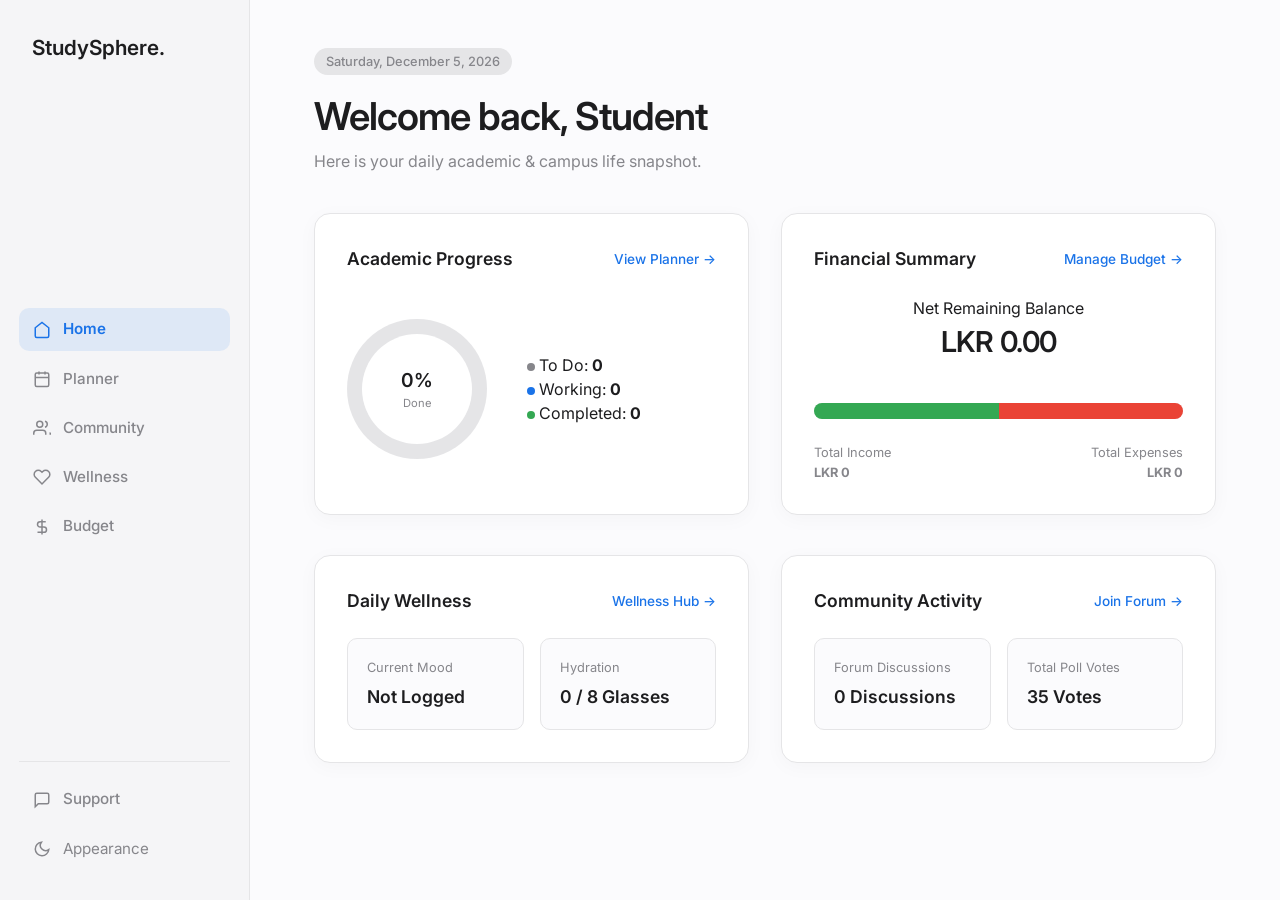
<file: index.html>
<!DOCTYPE html>
<html lang="en">
<head>
    <meta charset="UTF-8">
    <meta name="viewport" content="width=device-width, initial-scale=1.0">
    <title>Home | StudySphere</title>
    <link rel="stylesheet" href="styles.css">
</head>
<body>
    <div class="app-container">
        <!-- Sidebar Navigation -->
        <aside class="sidebar">
            <div class="sidebar-top"><a href="index.html" class="sidebar-brand">StudySphere.</a></div>
            <nav class="sidebar-nav">
                <a href="index.html" class="nav-item active"><svg class="nav-icon" viewBox="0 0 24 24" fill="none" stroke="currentColor" stroke-width="2"><path d="m3 9 9-7 9 7v11a2 2 0 0 1-2 2H5a2 2 0 0 1-2-2z"></path></svg><span>Home</span></a>
                <a href="planner.html" class="nav-item"><svg class="nav-icon" viewBox="0 0 24 24" fill="none" stroke="currentColor" stroke-width="2"><rect width="18" height="18" x="3" y="4" rx="2" ry="2"></rect><line x1="16" x2="16" y1="2" y2="6"></line><line x1="8" x2="8" y1="2" y2="6"></line><line x1="3" x2="21" y1="10" y2="10"></line></svg><span>Planner</span></a>
                <a href="community.html" class="nav-item"><svg class="nav-icon" viewBox="0 0 24 24" fill="none" stroke="currentColor" stroke-width="2"><path d="M17 21v-2a4 4 0 0 0-4-4H5a4 4 0 0 0-4 4v2"></path><circle cx="9" cy="7" r="4"></circle><path d="M23 21v-2a4 4 0 0 1 0 7.75"></path><path d="M16 3.13a4 4 0 0 1 0 7.75"></path></svg><span>Community</span></a>
                <a href="wellness.html" class="nav-item"><svg class="nav-icon" viewBox="0 0 24 24" fill="none" stroke="currentColor" stroke-width="2"><path d="M20.84 4.61a5.5 5.5 0 0 0-7.78 0L12 5.67l-1.06-1.06a5.5 5.5 0 0 0-7.78 7.78l1.06 1.06L12 21.23l7.78-7.78 1.06-1.06a5.5 5.5 0 0 0 0-7.78z"></path></svg><span>Wellness</span></a>
                <a href="budget.html" class="nav-item"><svg class="nav-icon" viewBox="0 0 24 24" fill="none" stroke="currentColor" stroke-width="2"><line x1="12" x2="12" y1="2" y2="22"></line><path d="M17 5H9.5a3.5 3.5 0 0 0 0 7h5a3.5 3.5 0 0 1 0 7H6"></path></svg><span>Budget</span></a>
            </nav>
            <div class="sidebar-footer">
                <a href="contact.html" class="nav-item"><svg class="nav-icon" viewBox="0 0 24 24" fill="none" stroke="currentColor" stroke-width="2"><path d="M21 15a2 2 0 0 1-2 2H7l-4 4V5a2 2 0 0 1 2-2h14a2 2 0 0 1 2 2z"></path></svg><span>Support</span></a>
                <button id="theme-toggle" class="theme-toggle-btn">
                    <svg class="icon-moon" viewBox="0 0 24 24" fill="none" stroke="currentColor" stroke-width="2"><path d="M21 12.79A9 9 0 1 1 11.21 3 7 7 0 0 0 21 12.79z"></path></svg>
                    <svg class="icon-sun" viewBox="0 0 24 24" fill="none" stroke="currentColor" stroke-width="2"><circle cx="12" cy="12" r="5"></circle><line x1="12" y1="1" x2="12" y2="3"></line><line x1="12" y1="21" x2="12" y2="23"></line><line x1="4.22" y1="4.22" x2="5.64" y2="5.64"></line></svg>
                    <span class="theme-label">Appearance</span>
                </button>
            </div>
        </aside>

        <!-- Main Content -->
        <main class="main-content">
            <header class="dashboard-header">
                <div>
                    <span class="status-badge" id="live-date">Today</span>
                    <h1 class="welcome-title">Welcome back, Student</h1>
                    <p class="welcome-subtitle">Here is your daily academic & campus life snapshot.</p>
                </div>
            </header>

            <!-- Grid Row 1: Academic & Finance Overview -->
            <section class="dashboard-grid">
                <!-- Academic Task Progress -->
                <div class="dash-card">
                    <div class="card-header">
                        <h3>Academic Progress</h3>
                        <a href="planner.html" class="card-link">View Planner &rarr;</a>
                    </div>
                    <div class="progress-summary-content">
                        <div class="circle-chart-preview" id="home-chart-bg">
                            <div class="circle-inner">
                                <span class="chart-percent" id="completion-rate">0%</span>
                                <span class="chart-sub">Done</span>
                            </div>
                        </div>
                        <div class="stats-list">
                            <div class="stat-item"><span class="dot dot-todo"></span> To Do: <strong id="todo-count">0</strong></div>
                            <div class="stat-item"><span class="dot dot-progress"></span> Working: <strong id="progress-count">0</strong></div>
                            <div class="stat-item"><span class="dot dot-done"></span> Completed: <strong id="done-count">0</strong></div>
                        </div>
                    </div>
                </div>

                <!-- Financial Balance Overview -->
                <div class="dash-card">
                    <div class="card-header">
                        <h3>Financial Summary</h3>
                        <a href="budget.html" class="card-link">Manage Budget &rarr;</a>
                    </div>
                    <div class="financial-summary-content">
                        <div class="balance-display" style="text-align: center;">
                            <span class="balance-label">Net Remaining Balance</span>
                            <h2 class="balance-amount" id="home-net-balance">LKR 0.00</h2>
                        </div>
                        <div class="tug-bar-container large-tug-bar">
                            <div class="tug-bar-income" id="bar-income" style="width: 50%;"></div>
                            <div class="tug-bar-expense" id="bar-expense" style="width: 50%;"></div>
                        </div>
                        <div class="bar-legend">
                            <span class="legend-income">Total Income<br><strong id="home-income-val">LKR 0</strong></span>
                            <span class="legend-expense" style="text-align: right;">Total Expenses<br><strong id="home-expense-val">LKR 0</strong></span>
                        </div>
                    </div>
                </div>
            </section>

            <!-- Grid Row 2: Wellness & Community Hub Integration -->
            <section class="dashboard-grid">
                <!-- Wellness Snapshot Widget -->
                <div class="dash-card">
                    <div class="card-header">
                        <h3>Daily Wellness</h3>
                        <a href="wellness.html" class="card-link">Wellness Hub &rarr;</a>
                    </div>
                    <div class="home-widget-row">
                        <div class="home-widget-box">
                            <span class="widget-title">Current Mood</span>
                            <strong id="home-mood-val" class="widget-value">Not Logged</strong>
                        </div>
                        <div class="home-widget-box">
                            <span class="widget-title">Hydration</span>
                            <strong id="home-water-val" class="widget-value">0 / 8 Glasses</strong>
                        </div>
                    </div>
                </div>

                <!-- Campus Community Snapshot Widget -->
                <div class="dash-card">
                    <div class="card-header">
                        <h3>Community Activity</h3>
                        <a href="community.html" class="card-link">Join Forum &rarr;</a>
                    </div>
                    <div class="home-widget-row">
                        <div class="home-widget-box">
                            <span class="widget-title">Forum Discussions</span>
                            <strong id="home-forum-count" class="widget-value">0 Discussions</strong>
                        </div>
                        <div class="home-widget-box">
                            <span class="widget-title">Total Poll Votes</span>
                            <strong id="home-poll-count" class="widget-value">0 Votes</strong>
                        </div>
                    </div>
                </div>
            </section>
        </main>
    </div>
    <script src="main.js"></script>
</body>
</html>
</file>
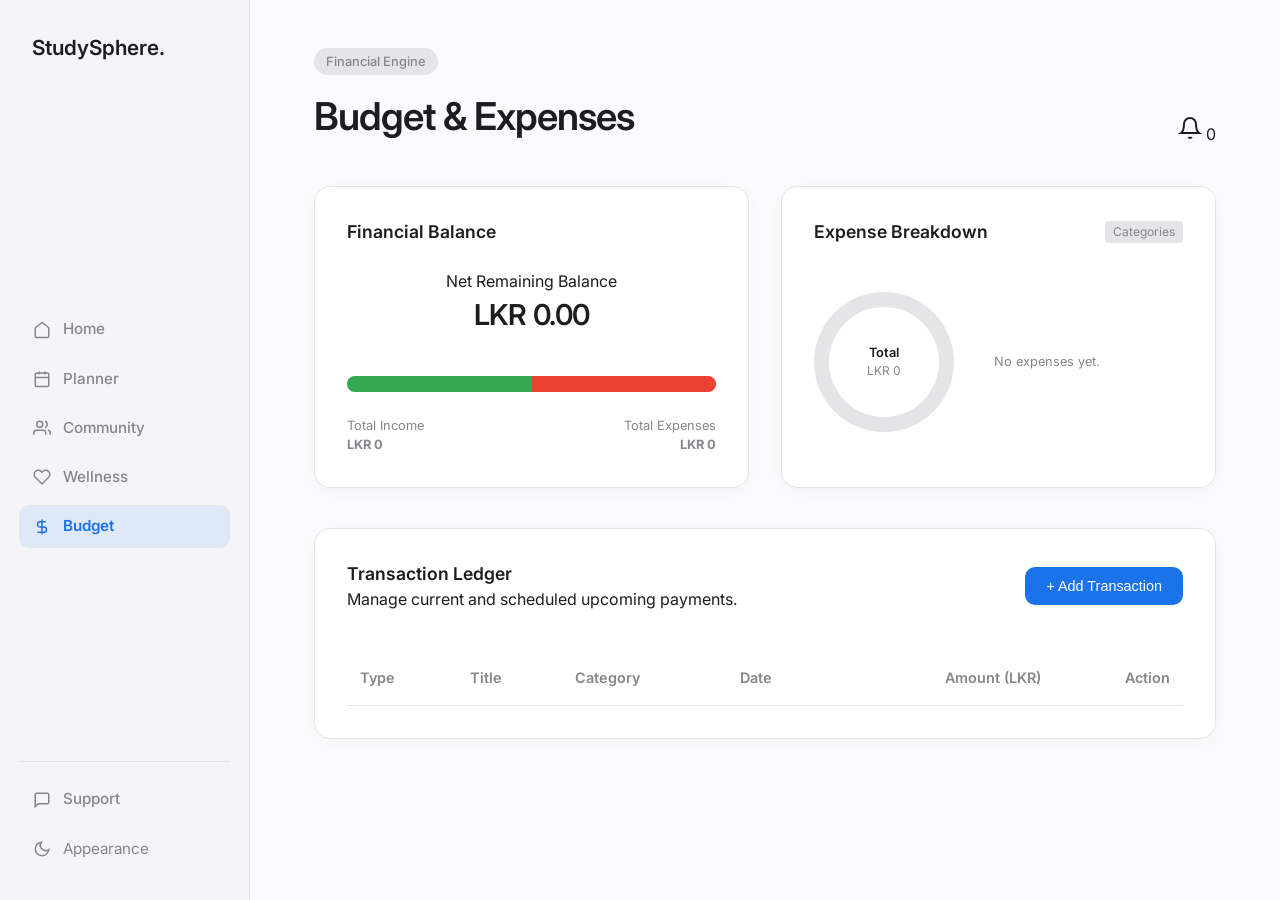
<file: budget.html>
<!DOCTYPE html>
<html lang="en">
<head>
    <meta charset="UTF-8">
    <meta name="viewport" content="width=device-width, initial-scale=1.0">
    <title>Budget Planner | StudySphere</title>
    <link rel="stylesheet" href="styles.css">
</head>
<body>
    <div class="app-container">
        <!-- Sidebar Navigation -->
        <aside class="sidebar">
            <div class="sidebar-top"><a href="index.html" class="sidebar-brand">StudySphere.</a></div>
            <nav class="sidebar-nav">
                <a href="index.html" class="nav-item"><svg class="nav-icon" viewBox="0 0 24 24" fill="none" stroke="currentColor" stroke-width="2"><path d="m3 9 9-7 9 7v11a2 2 0 0 1-2 2H5a2 2 0 0 1-2-2z"></path></svg><span>Home</span></a>
                <a href="planner.html" class="nav-item"><svg class="nav-icon" viewBox="0 0 24 24" fill="none" stroke="currentColor" stroke-width="2"><rect width="18" height="18" x="3" y="4" rx="2" ry="2"></rect><line x1="16" x2="16" y1="2" y2="6"></line><line x1="8" x2="8" y1="2" y2="6"></line><line x1="3" x2="21" y1="10" y2="10"></line></svg><span>Planner</span></a>
                <a href="community.html" class="nav-item"><svg class="nav-icon" viewBox="0 0 24 24" fill="none" stroke="currentColor" stroke-width="2"><path d="M17 21v-2a4 4 0 0 0-4-4H5a4 4 0 0 0-4 4v2"></path><circle cx="9" cy="7" r="4"></circle><path d="M23 21v-2a4 4 0 0 0-3-3.87"></path><path d="M16 3.13a4 4 0 0 1 0 7.75"></path></svg><span>Community</span></a>
                <a href="wellness.html" class="nav-item"><svg class="nav-icon" viewBox="0 0 24 24" fill="none" stroke="currentColor" stroke-width="2"><path d="M20.84 4.61a5.5 5.5 0 0 0-7.78 0L12 5.67l-1.06-1.06a5.5 5.5 0 0 0-7.78 7.78l1.06 1.06L12 21.23l7.78-7.78 1.06-1.06a5.5 5.5 0 0 0 0-7.78z"></path></svg><span>Wellness</span></a>
                <a href="budget.html" class="nav-item active"><svg class="nav-icon" viewBox="0 0 24 24" fill="none" stroke="currentColor" stroke-width="2"><line x1="12" x2="12" y1="2" y2="22"></line><path d="M17 5H9.5a3.5 3.5 0 0 0 0 7h5a3.5 3.5 0 0 1 0 7H6"></path></svg><span>Budget</span></a>
            </nav>
            <div class="sidebar-footer">
                <a href="contact.html" class="nav-item"><svg class="nav-icon" viewBox="0 0 24 24" fill="none" stroke="currentColor" stroke-width="2"><path d="M21 15a2 2 0 0 1-2 2H7l-4 4V5a2 2 0 0 1 2-2h14a2 2 0 0 1 2 2z"></path></svg><span>Support</span></a>
                <button id="theme-toggle" class="theme-toggle-btn">
                    <svg class="icon-moon" viewBox="0 0 24 24" fill="none" stroke="currentColor" stroke-width="2"><path d="M21 12.79A9 9 0 1 1 11.21 3 7 7 0 0 0 21 12.79z"></path></svg>
                    <svg class="icon-sun" viewBox="0 0 24 24" fill="none" stroke="currentColor" stroke-width="2"><circle cx="12" cy="12" r="5"></circle><line x1="12" y1="1" x2="12" y2="3"></line><line x1="12" y1="21" x2="12" y2="23"></line><line x1="4.22" y1="4.22" x2="5.64" y2="5.64"></line></svg>
                    <span class="theme-label">Appearance</span>
                </button>
            </div>
        </aside>

        <main class="main-content">
            <header class="dashboard-header">
                <div>
                    <span class="status-badge">Financial Engine</span>
                    <h1 class="welcome-title">Budget & Expenses</h1>
                </div>
                <div class="header-actions" style="display: flex; gap: 1rem; align-items: center;">
                    <div class="bell-icon-container">
                        <svg width="24" height="24" viewBox="0 0 24 24" fill="none" stroke="currentColor" stroke-width="2"><path d="M18 8A6 6 0 0 0 6 8c0 7-3 9-3 9h18s-3-2-3-9"></path><path d="M13.73 21a2 2 0 0 1-3.46 0"></path></svg>
                        <span class="bell-badge" id="notification-badge">0</span>
                    </div>
                </div>
            </header>

            <section class="dashboard-grid planner-top-grid">
                <div class="dash-card">
                    <div class="card-header"><h3>Financial Balance</h3></div>
                    <div class="financial-summary-content">
                        <div class="balance-display" style="text-align: center;">
                            <span class="balance-label">Net Remaining Balance</span>
                            <h2 class="balance-amount" id="net-balance-display">LKR 0.00</h2>
                        </div>
                        <div class="tug-bar-container large-tug-bar">
                            <div class="tug-bar-income" id="budget-bar-income" style="width: 50%;"></div>
                            <div class="tug-bar-expense" id="budget-bar-expense" style="width: 50%;"></div>
                        </div>
                        <div class="bar-legend">
                            <span class="legend-income">Total Income<br><strong id="income-display">LKR 0</strong></span>
                            <span class="legend-expense" style="text-align: right;">Total Expenses<br><strong id="expense-display">LKR 0</strong></span>
                        </div>
                    </div>
                </div>

                <div class="dash-card">
                    <div class="card-header">
                        <h3>Expense Breakdown</h3>
                        <span class="badge-sm">Categories</span>
                    </div>
                    <div class="progress-summary-content budget-breakdown-row">
                        <div class="donut-chart-preview large-donut" id="donut-chart-bg">
                            <div class="circle-inner large-donut-inner">
                                <span class="chart-percent" style="font-size: 0.8rem;">Total</span>
                                <span class="chart-sub" id="donut-total" style="font-size:0.75rem;">0</span>
                            </div>
                        </div>
                        <div class="stats-list category-list-wide" id="category-list"></div>
                    </div>
                </div>
            </section>

            <!-- Bottom Ledger -->
            <section class="dash-card task-manager-card">
                <div class="card-header">
                    <div>
                        <h3>Transaction Ledger</h3>
                        <p class="card-desc" style="margin-bottom:0;">Manage current and scheduled upcoming payments.</p>
                    </div>
                    <button id="toggle-budget-form-btn" class="btn btn-primary">+ Add Transaction</button>
                </div>

                <form id="budget-form" class="inline-task-form">
                    <div class="form-grid">
                        <select id="trans-type" required>
                            <option value="Expense" selected>Expense</option>
                            <option value="Income">Income</option>
                        </select>
                        <select id="trans-category" required>
                            <option value="Food">Food & Dining</option>
                            <option value="Travel">Transport & Travel</option>
                            <option value="Education">Education</option>
                            <option value="Accommodation">Accommodation</option>
                            <option value="Other">Other / Income</option>
                        </select>
                        <input type="text" id="trans-title" placeholder="Title (e.g. Bus ticket)" required autocomplete="off">
                        <input type="number" id="trans-amount" placeholder="Amount (LKR)" required min="0">
                        <input type="date" id="trans-date" required>
                    </div>
                    <!-- Separated Action Row -->
                    <div class="form-actions-row">
                        <button type="button" id="cancel-budget-form-btn" class="btn btn-secondary">Cancel</button>
                        <button type="submit" class="btn btn-primary">Save Transaction</button>
                    </div>
                </form>

                <div class="table-responsive">
                    <table class="minimal-table">
                        <thead>
                            <tr>
                                <th>Type</th>
                                <th>Title</th>
                                <th>Category</th>
                                <th>Date</th>
                                <th style="text-align: right;">Amount (LKR)</th>
                                <th style="text-align: right;">Action</th>
                            </tr>
                        </thead>
                        <tbody id="budget-list-body"></tbody>
                    </table>
                </div>
            </section>
        </main>
    </div>
    <script src="main.js"></script>
</body>
</html>
</file>
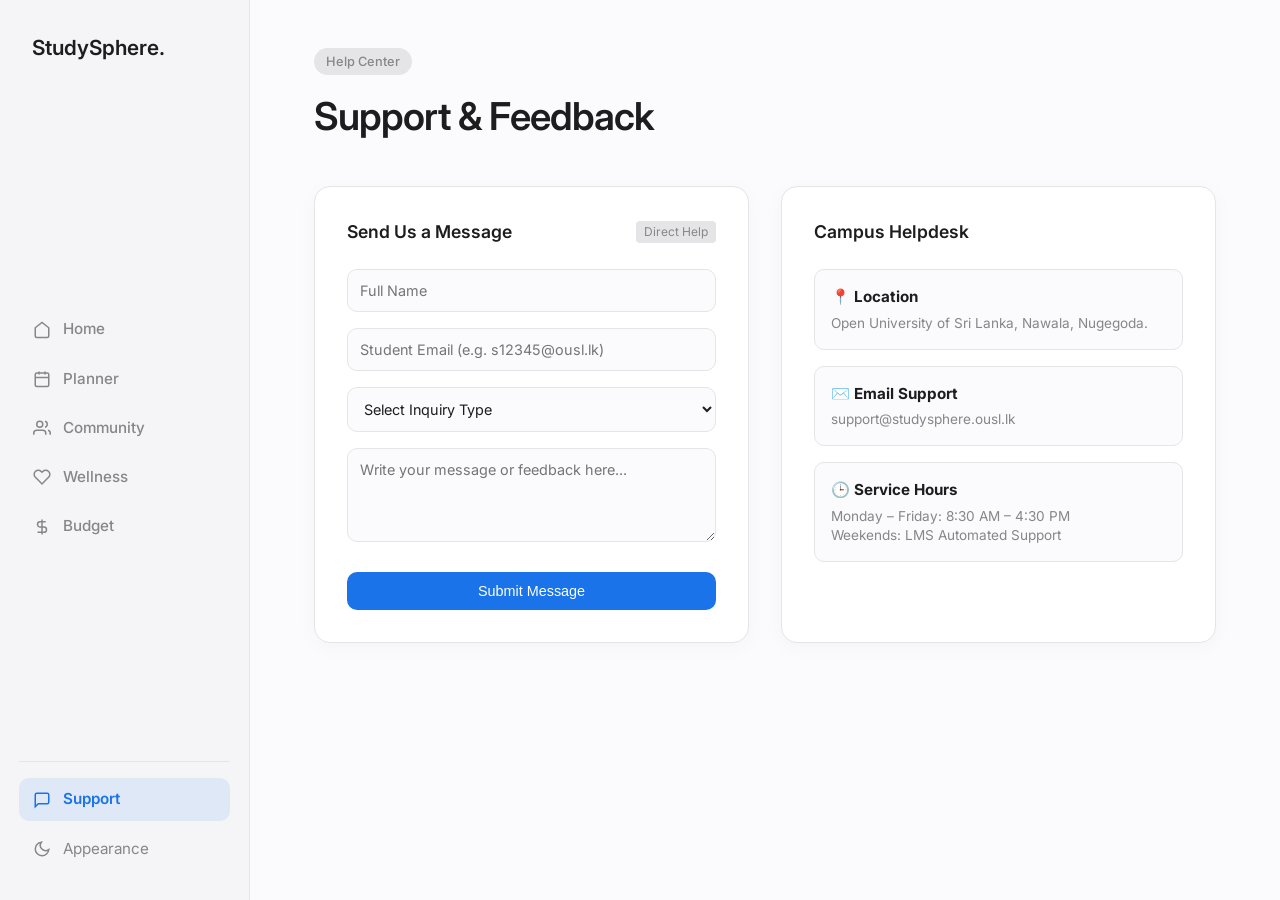
<file: contact.html>
<!DOCTYPE html>
<html lang="en">
<head>
    <meta charset="UTF-8">
    <meta name="viewport" content="width=device-width, initial-scale=1.0">
    <title>Support & Contact | StudySphere</title>
    <link rel="stylesheet" href="styles.css">
</head>
<body>
    <div class="app-container">
        <!-- Sidebar Navigation -->
        <aside class="sidebar">
            <div class="sidebar-top"><a href="index.html" class="sidebar-brand">StudySphere.</a></div>
            <nav class="sidebar-nav">
                <a href="index.html" class="nav-item"><svg class="nav-icon" viewBox="0 0 24 24" fill="none" stroke="currentColor" stroke-width="2"><path d="m3 9 9-7 9 7v11a2 2 0 0 1-2 2H5a2 2 0 0 1-2-2z"></path></svg><span>Home</span></a>
                <a href="planner.html" class="nav-item"><svg class="nav-icon" viewBox="0 0 24 24" fill="none" stroke="currentColor" stroke-width="2"><rect width="18" height="18" x="3" y="4" rx="2" ry="2"></rect><line x1="16" x2="16" y1="2" y2="6"></line><line x1="8" x2="8" y1="2" y2="6"></line><line x1="3" x2="21" y1="10" y2="10"></line></svg><span>Planner</span></a>
                <a href="community.html" class="nav-item"><svg class="nav-icon" viewBox="0 0 24 24" fill="none" stroke="currentColor" stroke-width="2"><path d="M17 21v-2a4 4 0 0 0-4-4H5a4 4 0 0 0-4 4v2"></path><circle cx="9" cy="7" r="4"></circle><path d="M23 21v-2a4 4 0 0 0-3-3.87"></path><path d="M16 3.13a4 4 0 0 1 0 7.75"></path></svg><span>Community</span></a>
                <a href="wellness.html" class="nav-item"><svg class="nav-icon" viewBox="0 0 24 24" fill="none" stroke="currentColor" stroke-width="2"><path d="M20.84 4.61a5.5 5.5 0 0 0-7.78 0L12 5.67l-1.06-1.06a5.5 5.5 0 0 0-7.78 7.78l1.06 1.06L12 21.23l7.78-7.78 1.06-1.06a5.5 5.5 0 0 0 0-7.78z"></path></svg><span>Wellness</span></a>
                <a href="budget.html" class="nav-item"><svg class="nav-icon" viewBox="0 0 24 24" fill="none" stroke="currentColor" stroke-width="2"><line x1="12" x2="12" y1="2" y2="22"></line><path d="M17 5H9.5a3.5 3.5 0 0 0 0 7h5a3.5 3.5 0 0 1 0 7H6"></path></svg><span>Budget</span></a>
            </nav>
            <div class="sidebar-footer">
                <a href="contact.html" class="nav-item active"><svg class="nav-icon" viewBox="0 0 24 24" fill="none" stroke="currentColor" stroke-width="2"><path d="M21 15a2 2 0 0 1-2 2H7l-4 4V5a2 2 0 0 1 2-2h14a2 2 0 0 1 2 2z"></path></svg><span>Support</span></a>
                <button id="theme-toggle" class="theme-toggle-btn">
                    <svg class="icon-moon" viewBox="0 0 24 24" fill="none" stroke="currentColor" stroke-width="2"><path d="M21 12.79A9 9 0 1 1 11.21 3 7 7 0 0 0 21 12.79z"></path></svg>
                    <svg class="icon-sun" viewBox="0 0 24 24" fill="none" stroke="currentColor" stroke-width="2"><circle cx="12" cy="12" r="5"></circle><line x1="12" y1="1" x2="12" y2="3"></line><line x1="12" y1="21" x2="12" y2="23"></line><line x1="4.22" y1="4.22" x2="5.64" y2="5.64"></line></svg>
                    <span class="theme-label">Appearance</span>
                </button>
            </div>
        </aside>

        <main class="main-content">
            <header class="dashboard-header">
                <div>
                    <span class="status-badge">Help Center</span>
                    <h1 class="welcome-title">Support & Feedback</h1>
                </div>
            </header>

            <section class="dashboard-grid">
                <!-- Feedback & Support Form (With JS Validation) -->
                <div class="dash-card">
                    <div class="card-header">
                        <h3>Send Us a Message</h3>
                        <span class="badge-sm">Direct Help</span>
                    </div>
                    <form id="contact-form" style="display: flex; flex-direction: column; gap: 1rem;">
                        <div>
                            <input type="text" id="contact-name" placeholder="Full Name" class="forum-input" required autocomplete="off">
                            <small id="name-error" style="color: var(--color-danger); display: none; margin-top: 0.2rem; font-size: 0.75rem;">Please enter a valid name.</small>
                        </div>
                        <div>
                            <input type="email" id="contact-email" placeholder="Student Email (e.g. s12345@ousl.lk)" class="forum-input" required autocomplete="off">
                            <small id="email-error" style="color: var(--color-danger); display: none; margin-top: 0.2rem; font-size: 0.75rem;">Please enter a valid email address.</small>
                        </div>
                        <div>
                            <select id="contact-subject" class="forum-input" required>
                                <option value="" disabled selected>Select Inquiry Type</option>
                                <option value="Feedback">General Feedback / Feature Idea</option>
                                <option value="Bug Report">Technical Issue / Bug Report</option>
                                <option value="Academic Support">Academic Hub Question</option>
                            </select>
                        </div>
                        <div>
                            <textarea id="contact-message" placeholder="Write your message or feedback here..." class="forum-textarea" rows="4" required></textarea>
                            <small id="msg-error" style="color: var(--color-danger); display: none; margin-top: 0.2rem; font-size: 0.75rem;">Message must be at least 10 characters.</small>
                        </div>
                        <div id="form-success-msg" style="display: none; padding: 10px; border-radius: var(--radius-md); background: rgba(52, 168, 83, 0.12); color: var(--color-success); font-size: 0.85rem;">
                            ✓ Thank you! Your message has been sent successfully.
                        </div>
                        <div class="form-actions-row">
                            <button type="submit" class="btn btn-primary" style="width: 100%;">Submit Message</button>
                        </div>
                    </form>
                </div>

                <!-- Contact Details & Student Support Info -->
                <div class="dash-card">
                    <div class="card-header">
                        <h3>Campus Helpdesk</h3>
                    </div>
                    <div class="wellness-tips-grid">
                        <div class="wellness-tip-card">
                            <strong>📍 Location</strong>
                            <p>Open University of Sri Lanka, Nawala, Nugegoda.</p>
                        </div>
                        <div class="wellness-tip-card">
                            <strong>✉️ Email Support</strong>
                            <p>support@studysphere.ousl.lk</p>
                        </div>
                        <div class="wellness-tip-card">
                            <strong>🕒 Service Hours</strong>
                            <p>Monday – Friday: 8:30 AM – 4:30 PM<br>Weekends: LMS Automated Support</p>
                        </div>
                    </div>
                </div>
            </section>
        </main>
    </div>

    <script src="main.js"></script>
    <script>
        // Form Validation Script
        const contactForm = document.getElementById('contact-form');
        if (contactForm) {
            contactForm.addEventListener('submit', (e) => {
                e.preventDefault();
                
                let isValid = true;
                const name = document.getElementById('contact-name').value.trim();
                const email = document.getElementById('contact-email').value.trim();
                const msg = document.getElementById('contact-message').value.trim();

                const nameError = document.getElementById('name-error');
                const emailError = document.getElementById('email-error');
                const msgError = document.getElementById('msg-error');
                const successMsg = document.getElementById('form-success-msg');

                // Name check
                if (name.length < 2) {
                    nameError.style.display = 'block';
                    isValid = false;
                } else {
                    nameError.style.display = 'none';
                }

                // Email check
                const emailRegex = /^[^\s@]+@[^\s@]+\.[^\s@]+$/;
                if (!emailRegex.test(email)) {
                    emailError.style.display = 'block';
                    isValid = false;
                } else {
                    emailError.style.display = 'none';
                }

                // Message check
                if (msg.length < 10) {
                    msgError.style.display = 'block';
                    isValid = false;
                } else {
                    msgError.style.display = 'none';
                }

                if (isValid) {
                    successMsg.style.display = 'block';
                    contactForm.reset();
                    setTimeout(() => {
                        successMsg.style.display = 'none';
                    }, 4000);
                }
            });
        }
    </script>
</body>
</html>
</file>
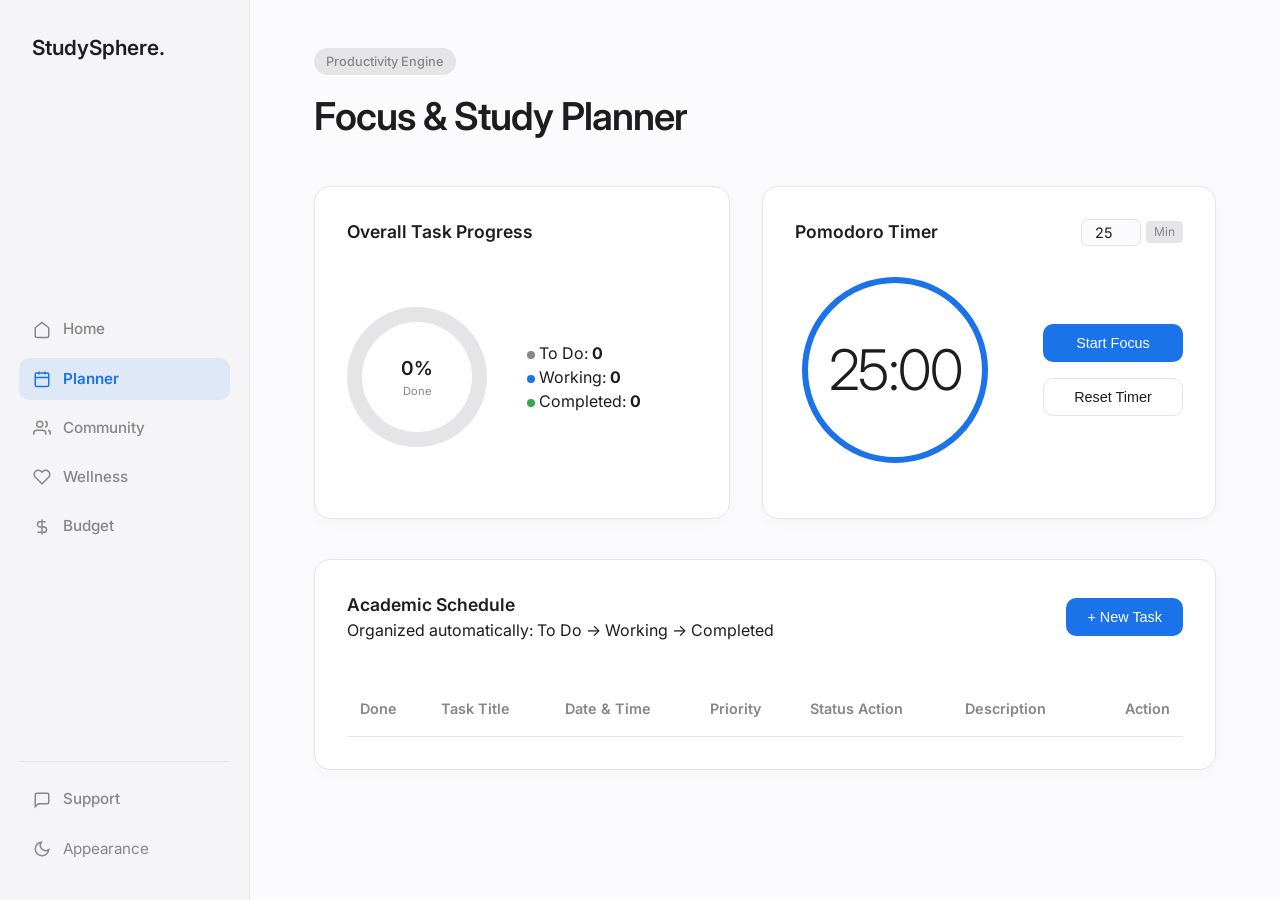
<file: planner.html>
<!DOCTYPE html>
<html lang="en">
<head>
    <meta charset="UTF-8">
    <meta name="viewport" content="width=device-width, initial-scale=1.0">
    <title>Study Planner | StudySphere</title>
    <link rel="stylesheet" href="styles.css">
</head>
<body>
    <div class="app-container">
        <!-- Sidebar Navigation -->
        <aside class="sidebar">
            <div class="sidebar-top"><a href="index.html" class="sidebar-brand">StudySphere.</a></div>
            <nav class="sidebar-nav">
                <a href="index.html" class="nav-item"><svg class="nav-icon" viewBox="0 0 24 24" fill="none" stroke="currentColor" stroke-width="2"><path d="m3 9 9-7 9 7v11a2 2 0 0 1-2 2H5a2 2 0 0 1-2-2z"></path></svg><span>Home</span></a>
                <a href="planner.html" class="nav-item active"><svg class="nav-icon" viewBox="0 0 24 24" fill="none" stroke="currentColor" stroke-width="2"><rect width="18" height="18" x="3" y="4" rx="2" ry="2"></rect><line x1="16" x2="16" y1="2" y2="6"></line><line x1="8" x2="8" y1="2" y2="6"></line><line x1="3" x2="21" y1="10" y2="10"></line></svg><span>Planner</span></a>
                <a href="community.html" class="nav-item"><svg class="nav-icon" viewBox="0 0 24 24" fill="none" stroke="currentColor" stroke-width="2"><path d="M17 21v-2a4 4 0 0 0-4-4H5a4 4 0 0 0-4 4v2"></path><circle cx="9" cy="7" r="4"></circle><path d="M23 21v-2a4 4 0 0 0-3-3.87"></path><path d="M16 3.13a4 4 0 0 1 0 7.75"></path></svg><span>Community</span></a>
                <a href="wellness.html" class="nav-item"><svg class="nav-icon" viewBox="0 0 24 24" fill="none" stroke="currentColor" stroke-width="2"><path d="M20.84 4.61a5.5 5.5 0 0 0-7.78 0L12 5.67l-1.06-1.06a5.5 5.5 0 0 0-7.78 7.78l1.06 1.06L12 21.23l7.78-7.78 1.06-1.06a5.5 5.5 0 0 0 0-7.78z"></path></svg><span>Wellness</span></a>
                <a href="budget.html" class="nav-item"><svg class="nav-icon" viewBox="0 0 24 24" fill="none" stroke="currentColor" stroke-width="2"><line x1="12" x2="12" y1="2" y2="22"></line><path d="M17 5H9.5a3.5 3.5 0 0 0 0 7h5a3.5 3.5 0 0 1 0 7H6"></path></svg><span>Budget</span></a>
            </nav>
            <div class="sidebar-footer">
                <a href="contact.html" class="nav-item"><svg class="nav-icon" viewBox="0 0 24 24" fill="none" stroke="currentColor" stroke-width="2"><path d="M21 15a2 2 0 0 1-2 2H7l-4 4V5a2 2 0 0 1 2-2h14a2 2 0 0 1 2 2z"></path></svg><span>Support</span></a>
                <button id="theme-toggle" class="theme-toggle-btn">
                    <svg class="icon-moon" viewBox="0 0 24 24" fill="none" stroke="currentColor" stroke-width="2"><path d="M21 12.79A9 9 0 1 1 11.21 3 7 7 0 0 0 21 12.79z"></path></svg>
                    <svg class="icon-sun" viewBox="0 0 24 24" fill="none" stroke="currentColor" stroke-width="2"><circle cx="12" cy="12" r="5"></circle><line x1="12" y1="1" x2="12" y2="3"></line><line x1="12" y1="21" x2="12" y2="23"></line><line x1="4.22" y1="4.22" x2="5.64" y2="5.64"></line></svg>
                    <span class="theme-label">Appearance</span>
                </button>
            </div>
        </aside>

        <!-- Main Content -->
        <main class="main-content">
            <header class="dashboard-header">
                <div>
                    <span class="status-badge">Productivity Engine</span>
                    <h1 class="welcome-title">Focus & Study Planner</h1>
                </div>
            </header>

            <section class="dashboard-grid planner-top-grid">
                <div class="dash-card">
                    <div class="card-header">
                        <h3>Overall Task Progress</h3>
                    </div>
                    <div class="progress-summary-content">
                        <div class="circle-chart-preview" id="planner-chart-bg">
                            <div class="circle-inner">
                                <span class="chart-percent" id="planner-completion-rate">0%</span>
                                <span class="chart-sub">Done</span>
                            </div>
                        </div>
                        <div class="stats-list">
                            <div class="stat-item"><span class="dot dot-todo"></span> To Do: <strong id="planner-todo-count">0</strong></div>
                            <div class="stat-item"><span class="dot dot-progress"></span> Working: <strong id="planner-progress-count">0</strong></div>
                            <div class="stat-item"><span class="dot dot-done"></span> Completed: <strong id="planner-done-count">0</strong></div>
                        </div>
                    </div>
                </div>

                <div class="dash-card timer-card">
                    <div class="card-header">
                        <h3>Pomodoro Timer</h3>
                        <div class="timer-settings">
                            <input type="number" id="custom-time-input" value="25" min="1" max="120" title="Set Minutes">
                            <span class="badge-sm">Min</span>
                        </div>
                    </div>
                    
                    <div class="timer-layout-row">
                        <div class="timer-wrapper large-timer">
                            <svg class="timer-svg" viewBox="0 0 200 200">
                                <circle class="timer-bg" cx="100" cy="100" r="90"></circle>
                                <circle class="timer-progress" id="timer-progress-ring" cx="100" cy="100" r="90"></circle>
                            </svg>
                            <div class="timer-display-box">
                                <span id="minutes">25</span>:<span id="seconds">00</span>
                            </div>
                        </div>
                        <div class="timer-controls-vertical">
                            <button id="timer-start" class="btn btn-primary">Start Focus</button>
                            <button id="timer-reset" class="btn btn-secondary">Reset Timer</button>
                        </div>
                    </div>
                </div>
            </section>

            <!-- Task Schedule Manager -->
            <section class="dash-card task-manager-card">
                <div class="card-header">
                    <div>
                        <h3>Academic Schedule</h3>
                        <p class="card-desc" style="margin-bottom:0;">Organized automatically: To Do &rarr; Working &rarr; Completed</p>
                    </div>
                    <button id="toggle-task-form-btn" class="btn btn-primary">+ New Task</button>
                </div>

                <!-- Structured Inline Form -->
                <form id="task-form" class="inline-task-form">
                    <div class="form-grid">
                        <input type="text" id="task-name" placeholder="Task Title (e.g. Math Assignment)" required autocomplete="off">
                        <input type="date" id="task-date" required>
                        <input type="time" id="task-time" required>
                        <select id="task-priority">
                            <option value="High">High Priority</option>
                            <option value="Medium" selected>Medium Priority</option>
                            <option value="Low">Low Priority</option>
                        </select>
                        <input type="text" id="task-desc" placeholder="Brief Description..." autocomplete="off">
                    </div>
                    <!-- Separated Action Row -->
                    <div class="form-actions-row">
                        <button type="button" id="cancel-task-form-btn" class="btn btn-secondary">Cancel</button>
                        <button type="submit" class="btn btn-primary">Add Schedule</button>
                    </div>
                </form>

                <div class="table-responsive">
                    <table class="minimal-table">
                        <thead>
                            <tr>
                                <th>Done</th>
                                <th>Task Title</th>
                                <th>Date & Time</th>
                                <th>Priority</th>
                                <th>Status Action</th>
                                <th>Description</th>
                                <th style="text-align: right;">Action</th>
                            </tr>
                        </thead>
                        <tbody id="task-list-body"></tbody>
                    </table>
                </div>
            </section>
        </main>
    </div>
    <script src="main.js"></script>
</body>
</html>
</file>
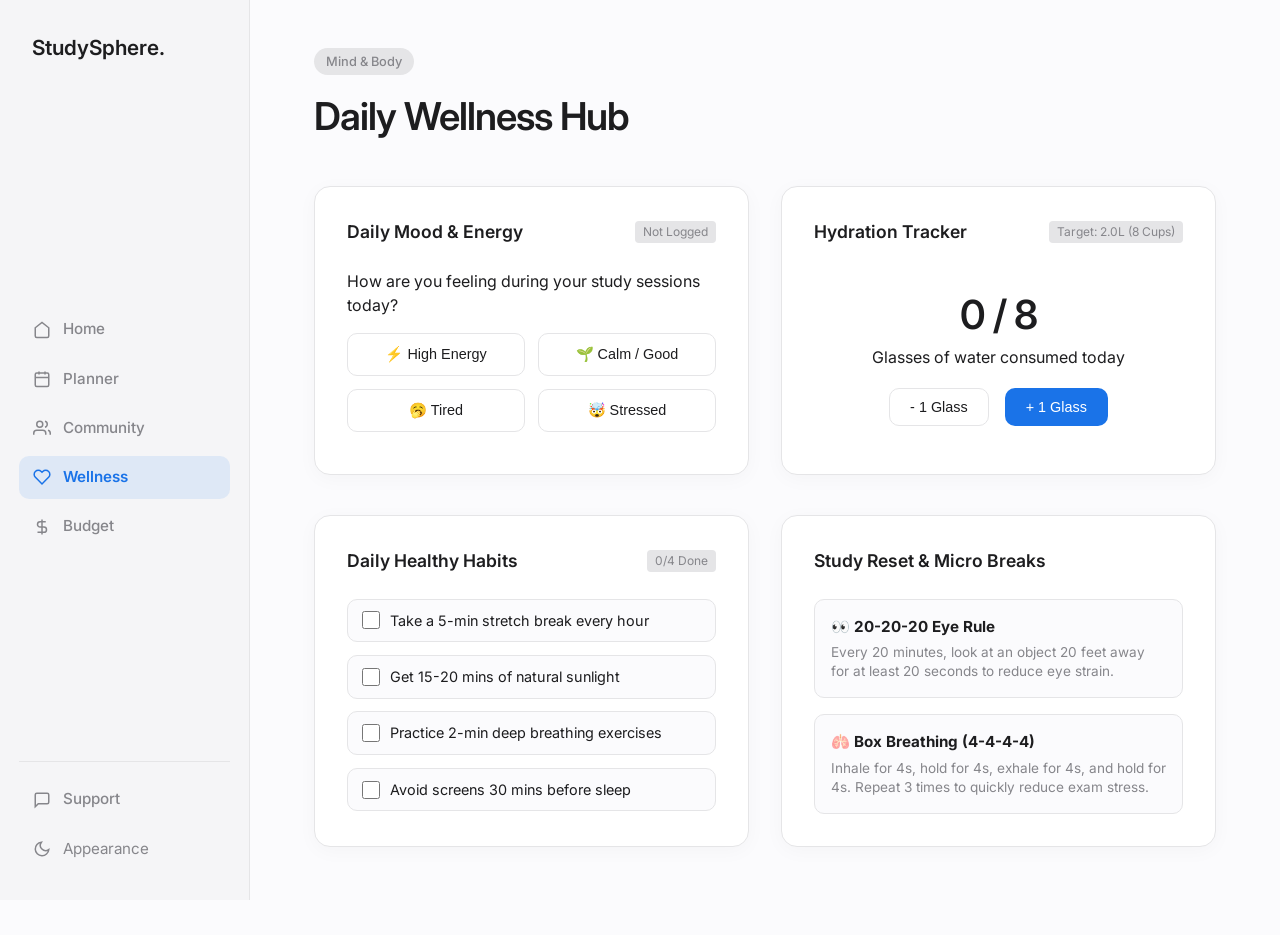
<file: wellness.html>
<!DOCTYPE html>
<html lang="en">
<head>
    <meta charset="UTF-8">
    <meta name="viewport" content="width=device-width, initial-scale=1.0">
    <title>Wellness & Mind | StudySphere</title>
    <link rel="stylesheet" href="styles.css">
</head>
<body>
    <div class="app-container">
        <!-- Sidebar Navigation -->
        <aside class="sidebar">
            <div class="sidebar-top"><a href="index.html" class="sidebar-brand">StudySphere.</a></div>
            <nav class="sidebar-nav">
                <a href="index.html" class="nav-item"><svg class="nav-icon" viewBox="0 0 24 24" fill="none" stroke="currentColor" stroke-width="2"><path d="m3 9 9-7 9 7v11a2 2 0 0 1-2 2H5a2 2 0 0 1-2-2z"></path></svg><span>Home</span></a>
                <a href="planner.html" class="nav-item"><svg class="nav-icon" viewBox="0 0 24 24" fill="none" stroke="currentColor" stroke-width="2"><rect width="18" height="18" x="3" y="4" rx="2" ry="2"></rect><line x1="16" x2="16" y1="2" y2="6"></line><line x1="8" x2="8" y1="2" y2="6"></line><line x1="3" x2="21" y1="10" y2="10"></line></svg><span>Planner</span></a>
                <a href="community.html" class="nav-item"><svg class="nav-icon" viewBox="0 0 24 24" fill="none" stroke="currentColor" stroke-width="2"><path d="M17 21v-2a4 4 0 0 0-4-4H5a4 4 0 0 0-4 4v2"></path><circle cx="9" cy="7" r="4"></circle><path d="M23 21v-2a4 4 0 0 0-3-3.87"></path><path d="M16 3.13a4 4 0 0 1 0 7.75"></path></svg><span>Community</span></a>
                <a href="wellness.html" class="nav-item active"><svg class="nav-icon" viewBox="0 0 24 24" fill="none" stroke="currentColor" stroke-width="2"><path d="M20.84 4.61a5.5 5.5 0 0 0-7.78 0L12 5.67l-1.06-1.06a5.5 5.5 0 0 0-7.78 7.78l1.06 1.06L12 21.23l7.78-7.78 1.06-1.06a5.5 5.5 0 0 0 0-7.78z"></path></svg><span>Wellness</span></a>
                <a href="budget.html" class="nav-item"><svg class="nav-icon" viewBox="0 0 24 24" fill="none" stroke="currentColor" stroke-width="2"><line x1="12" x2="12" y1="2" y2="22"></line><path d="M17 5H9.5a3.5 3.5 0 0 0 0 7h5a3.5 3.5 0 0 1 0 7H6"></path></svg><span>Budget</span></a>
            </nav>
            <div class="sidebar-footer">
                <a href="contact.html" class="nav-item"><svg class="nav-icon" viewBox="0 0 24 24" fill="none" stroke="currentColor" stroke-width="2"><path d="M21 15a2 2 0 0 1-2 2H7l-4 4V5a2 2 0 0 1 2-2h14a2 2 0 0 1 2 2z"></path></svg><span>Support</span></a>
                <button id="theme-toggle" class="theme-toggle-btn">
                    <svg class="icon-moon" viewBox="0 0 24 24" fill="none" stroke="currentColor" stroke-width="2"><path d="M21 12.79A9 9 0 1 1 11.21 3 7 7 0 0 0 21 12.79z"></path></svg>
                    <svg class="icon-sun" viewBox="0 0 24 24" fill="none" stroke="currentColor" stroke-width="2"><circle cx="12" cy="12" r="5"></circle><line x1="12" y1="1" x2="12" y2="3"></line><line x1="12" y1="21" x2="12" y2="23"></line><line x1="4.22" y1="4.22" x2="5.64" y2="5.64"></line></svg>
                    <span class="theme-label">Appearance</span>
                </button>
            </div>
        </aside>

        <!-- Main Content -->
        <main class="main-content">
            <header class="dashboard-header">
                <div>
                    <span class="status-badge">Mind & Body</span>
                    <h1 class="welcome-title">Daily Wellness Hub</h1>
                </div>
            </header>

            <section class="dashboard-grid">
                <!-- Mood Tracker Card -->
                <div class="dash-card">
                    <div class="card-header">
                        <h3>Daily Mood & Energy</h3>
                        <span class="badge-sm" id="today-mood-label">Not Logged</span>
                    </div>
                    <div class="mood-selector-container">
                        <p class="card-desc" style="margin-bottom: 1rem;">How are you feeling during your study sessions today?</p>
                        <div class="mood-options">
                            <button class="mood-btn" data-mood="Great" title="Energetic & Focused">⚡ High Energy</button>
                            <button class="mood-btn" data-mood="Calm" title="Calm & Steady">🌱 Calm / Good</button>
                            <button class="mood-btn" data-mood="Tired" title="Tired / Sluggish">🥱 Tired</button>
                            <button class="mood-btn" data-mood="Stressed" title="Overwhelmed / Stressed">🤯 Stressed</button>
                        </div>
                    </div>
                </div>

                <!-- Hydration Tracker Card -->
                <div class="dash-card">
                    <div class="card-header">
                        <h3>Hydration Tracker</h3>
                        <span class="badge-sm" id="water-target-label">Target: 2.0L (8 Cups)</span>
                    </div>
                    <div class="water-tracker-content">
                        <div class="water-display">
                            <h2 id="water-count-text">0 / 8</h2>
                            <p class="card-desc">Glasses of water consumed today</p>
                        </div>
                        <div class="water-actions">
                            <button id="remove-water-btn" class="btn btn-secondary">- 1 Glass</button>
                            <button id="add-water-btn" class="btn btn-primary">+ 1 Glass</button>
                        </div>
                    </div>
                </div>
            </section>

            <!-- Habits & Study Breaks -->
            <section class="dashboard-grid">
                <!-- Habit Checklist Card -->
                <div class="dash-card">
                    <div class="card-header">
                        <h3>Daily Healthy Habits</h3>
                        <span class="badge-sm" id="habit-progress-badge">0/4 Done</span>
                    </div>
                    <ul class="wellness-habit-list" id="wellness-habit-list">
                        <li class="habit-item">
                            <label><input type="checkbox" data-habit="0"> Take a 5-min stretch break every hour</label>
                        </li>
                        <li class="habit-item">
                            <label><input type="checkbox" data-habit="1"> Get 15-20 mins of natural sunlight</label>
                        </li>
                        <li class="habit-item">
                            <label><input type="checkbox" data-habit="2"> Practice 2-min deep breathing exercises</label>
                        </li>
                        <li class="habit-item">
                            <label><input type="checkbox" data-habit="3"> Avoid screens 30 mins before sleep</label>
                        </li>
                    </ul>
                </div>

                <!-- Quick Reset & Mindful Tips -->
                <div class="dash-card">
                    <div class="card-header">
                        <h3>Study Reset & Micro Breaks</h3>
                    </div>
                    <div class="wellness-tips-grid">
                        <div class="wellness-tip-card">
                            <strong>👀 20-20-20 Eye Rule</strong>
                            <p>Every 20 minutes, look at an object 20 feet away for at least 20 seconds to reduce eye strain.</p>
                        </div>
                        <div class="wellness-tip-card">
                            <strong>🫁 Box Breathing (4-4-4-4)</strong>
                            <p>Inhale for 4s, hold for 4s, exhale for 4s, and hold for 4s. Repeat 3 times to quickly reduce exam stress.</p>
                        </div>
                    </div>
                </div>
            </section>
        </main>
    </div>
    <script src="main.js"></script>
</body>
</html>
</file>
<file: styles.css>
@import url('https://fonts.googleapis.com/css2?family=Inter:wght@300;400;500;600&display=swap');

:root {
    --color-primary: #1A73E8; 
    --color-primary-hover: #1557B0;
    --color-success: #34A853;
    --color-danger: #EA4335;
    
    --cat-food: #F29900;
    --cat-travel: #1A73E8;
    --cat-edu: #EAB308;
    --cat-acc: #9333EA;
    --cat-other: #86868B;
    
    --bg-app: #FBFBFD; 
    --bg-surface: #FFFFFF;
    --bg-sidebar: #F5F5F7;
    
    --text-main: #1D1D1F; 
    --text-muted: #86868B;
    --border-subtle: #E5E5E7;
    
    --shadow-soft: 0 4px 20px rgba(0, 0, 0, 0.03);
    --shadow-hover: 0 8px 30px rgba(0, 0, 0, 0.08);

    --radius-md: 10px;
    --radius-lg: 16px;
    --sidebar-width: 250px;
}

[data-theme="dark"] {
    --bg-app: #000000;
    --bg-surface: #1C1C1E;
    --bg-sidebar: #161617;
    --text-main: #F5F5F7;
    --text-muted: #86868B;
    --border-subtle: #2C2C2E;
    --shadow-soft: 0 4px 20px rgba(0, 0, 0, 0.3);
    --shadow-hover: 0 8px 30px rgba(0, 0, 0, 0.5);
}

* { margin: 0; padding: 0; box-sizing: border-box; }

body {
    font-family: 'Inter', -apple-system, sans-serif;
    background-color: var(--bg-app);
    color: var(--text-main);
    line-height: 1.5;
    -webkit-font-smoothing: antialiased;
    transition: background-color 0.3s ease, color 0.3s ease;
}

.app-container { display: flex; min-height: 100vh; }

.sidebar { width: var(--sidebar-width); background-color: var(--bg-sidebar); border-right: 1px solid var(--border-subtle); display: flex; flex-direction: column; justify-content: space-between; padding: 2rem 1.2rem; position: fixed; height: 100vh; z-index: 100; }
.sidebar-brand { font-size: 1.3rem; font-weight: 600; color: var(--text-main); text-decoration: none; padding-left: 0.8rem; }
.sidebar-nav { display: flex; flex-direction: column; gap: 0.4rem; margin-top: 2rem; }
.nav-item { display: flex; align-items: center; gap: 12px; padding: 10px 14px; border-radius: var(--radius-md); color: var(--text-muted); text-decoration: none; font-weight: 500; font-size: 0.95rem; transition: all 0.2s ease; }
.nav-item:hover { color: var(--text-main); background-color: rgba(0, 0, 0, 0.04); }
[data-theme="dark"] .nav-item:hover { background-color: rgba(255, 255, 255, 0.05); }
.nav-item.active { color: var(--color-primary); background-color: rgba(26, 115, 232, 0.1); font-weight: 600; }
.nav-icon { width: 18px; height: 18px; stroke: currentColor; }
.sidebar-footer { display: flex; flex-direction: column; gap: 0.5rem; border-top: 1px solid var(--border-subtle); padding-top: 1rem; }
.theme-toggle-btn { display: flex; align-items: center; gap: 12px; padding: 10px 14px; border-radius: var(--radius-md); background: transparent; border: none; color: var(--text-muted); cursor: pointer; font-size: 0.95rem; font-family: inherit; transition: all 0.2s ease; }
.theme-toggle-btn:hover { color: var(--text-main); }
.theme-toggle-btn svg { width: 18px; height: 18px; stroke: currentColor; }
.icon-sun { display: none; }
[data-theme="dark"] .icon-sun { display: block; }
[data-theme="dark"] .icon-moon { display: none; }

.main-content { margin-left: var(--sidebar-width); flex: 1; padding: 3rem 4rem; max-width: 1400px; }
.dashboard-header { display: flex; justify-content: space-between; align-items: flex-end; margin-bottom: 2.5rem; }
.status-badge { display: inline-block; padding: 4px 12px; border-radius: 100px; background-color: var(--border-subtle); color: var(--text-muted); font-size: 0.8rem; font-weight: 500; margin-bottom: 0.8rem; }
.welcome-title { font-size: 2.4rem; font-weight: 600; letter-spacing: -1px; }
.welcome-subtitle { color: var(--text-muted); font-size: 1rem; margin-top: 0.2rem; }

.dashboard-grid { display: grid; grid-template-columns: repeat(2, 1fr); gap: 2rem; margin-bottom: 2.5rem; }
@media (max-width: 900px) { .dashboard-grid { grid-template-columns: 1fr; } }
.dash-card { background-color: var(--bg-surface); border: 1px solid var(--border-subtle); border-radius: var(--radius-lg); padding: 2rem; box-shadow: var(--shadow-soft); display: flex; flex-direction: column; }
.card-header { display: flex; justify-content: space-between; align-items: center; margin-bottom: 1.5rem; }
.card-header h3 { font-size: 1.1rem; font-weight: 600; }
.card-link { color: var(--color-primary); text-decoration: none; font-size: 0.85rem; font-weight: 500; }

.btn { display: inline-flex; align-items: center; justify-content: center; padding: 10px 20px; border-radius: var(--radius-md); font-size: 0.9rem; font-weight: 500; border: 1px solid transparent; cursor: pointer; transition: all 0.2s ease; }
.btn-primary { background-color: var(--color-primary); color: #FFFFFF; }
.btn-primary:hover { background-color: var(--color-primary-hover); }
.btn-secondary { background-color: transparent; color: var(--text-main); border-color: var(--border-subtle); }
.btn-secondary:hover { background-color: var(--border-subtle); }
.badge-sm { font-size: 0.75rem; padding: 2px 8px; background-color: var(--border-subtle); border-radius: 4px; color: var(--text-muted); }

/* --- HOME WIDGETS --- */
.home-widget-row {
    display: grid;
    grid-template-columns: repeat(2, 1fr);
    gap: 1rem;
    flex: 1;
    align-items: center;
}

.home-widget-box {
    background: var(--bg-app);
    padding: 1.2rem;
    border-radius: var(--radius-md);
    border: 1px solid var(--border-subtle);
    display: flex;
    flex-direction: column;
    gap: 0.4rem;
}

.widget-title {
    font-size: 0.8rem;
    color: var(--text-muted);
}

.widget-value {
    font-size: 1.1rem;
    font-weight: 600;
    color: var(--text-main);
}

/* --- CIRCLE & DONUT CHARTS --- */
.progress-summary-content { 
    display: flex; 
    align-items: center; 
    gap: 2.5rem; 
    flex: 1; 
}

.circle-chart-preview, .large-donut { 
    width: 140px !important; 
    height: 140px !important; 
    border-radius: 50%; 
    display: flex !important; 
    align-items: center; 
    justify-content: center; 
    background: var(--border-subtle); 
    flex-shrink: 0 !important; 
    transition: background 0.5s ease;
}

.circle-inner, .large-donut-inner { 
    width: 110px !important; 
    height: 110px !important; 
    border-radius: 50%; 
    background-color: var(--bg-surface); 
    display: flex; 
    flex-direction: column; 
    align-items: center; 
    justify-content: center; 
}

.chart-percent { font-weight: 600; font-size: 1.2rem; }
.chart-sub { font-size: 0.7rem; color: var(--text-muted); text-align: center; }

/* Category List Row Layout Fix */
.category-list-wide { flex: 1; display: flex; flex-direction: column; gap: 0.7rem; font-size: 0.9rem; }
.category-item-row { display: flex; justify-content: space-between; align-items: center; width: 100%; }
.category-item-row .cat-label { display: flex; align-items: center; gap: 8px; font-weight: 500; }
.category-item-row .cat-amount { font-weight: 600; color: var(--text-main); }

.dot { display: inline-block; width: 8px; height: 8px; border-radius: 50%; flex-shrink: 0; }
.dot-todo { background-color: #86868B; }
.dot-progress { background-color: var(--color-primary); }
.dot-done { background-color: var(--color-success); }

/* Financial Stub & Tug-Bar */
.financial-summary-content { flex: 1; display: flex; flex-direction: column; justify-content: center; }
.balance-amount { font-size: 1.8rem; font-weight: 600; letter-spacing: -0.5px; margin-bottom: 1rem; }
.tug-bar-container { height: 8px; width: 100%; background-color: var(--border-subtle); border-radius: 100px; display: flex; overflow: hidden; margin-bottom: 0.8rem; }
.large-tug-bar { height: 16px; margin: 1.5rem 0; }
.tug-bar-income { background-color: var(--color-success); height: 100%; transition: width 0.4s ease; }
.tug-bar-expense { background-color: var(--color-danger); height: 100%; transition: width 0.4s ease; }
.bar-legend { display: flex; justify-content: space-between; font-size: 0.8rem; color: var(--text-muted); }

/* Pomodoro Timer Layout */
.timer-settings { display: flex; align-items: center; gap: 5px; }
.timer-settings input { width: 60px; padding: 4px 8px; border-radius: 6px; border: 1px solid var(--border-subtle); background: var(--bg-app); color: var(--text-main); font-family: inherit; font-size: 0.9rem; text-align: center; outline: none; }
.timer-settings input:focus { border-color: var(--color-primary); }
.timer-layout-row { display: flex; align-items: center; justify-content: center; gap: 3rem; margin-bottom: 1rem; }
.timer-controls-vertical { display: flex; flex-direction: column; gap: 1rem; min-width: 140px; }
.timer-wrapper.large-timer { position: relative; width: 200px; height: 200px; display: flex; align-items: center; justify-content: center; }
.timer-svg { position: absolute; top: 0; left: 0; width: 100%; height: 100%; transform: rotate(-90deg); }
.timer-bg { fill: none; stroke: var(--border-subtle); stroke-width: 6; }
.timer-progress { fill: none; stroke: var(--color-primary); stroke-width: 6; stroke-linecap: round; stroke-dasharray: 565.5; stroke-dashoffset: 0; transition: stroke-dashoffset 1s linear; }
.timer-wrapper.large-timer .timer-display-box { font-size: 3.5rem; font-weight: 300; letter-spacing: -1.5px; z-index: 2; }

/* Inline Forms Layout */
.inline-task-form { display: none; background-color: var(--bg-app); padding: 1.5rem; border-radius: var(--radius-md); border: 1px solid var(--border-subtle); margin-bottom: 2rem; }
.inline-task-form.active { display: block; }
.form-grid { display: grid; grid-template-columns: repeat(auto-fit, minmax(160px, 1fr)); gap: 1rem; margin-bottom: 1.2rem; }
.form-grid input, .form-grid select { padding: 10px 14px; border: 1px solid var(--border-subtle); border-radius: 8px; background-color: var(--bg-surface); color: var(--text-main); font-size: 0.9rem; outline: none; }
.form-grid input:focus, .form-grid select:focus { border-color: var(--color-primary); }

.form-actions-row { display: flex; justify-content: flex-end; align-items: center; gap: 0.8rem; width: 100%; margin-top: 0.5rem; }

/* Table Styles */
.table-responsive { overflow-x: auto; overflow-y: visible; }
.minimal-table { width: 100%; border-collapse: collapse; text-align: left; margin-top: 1rem; }
.minimal-table th, .minimal-table td { padding: 1rem 0.8rem; border-bottom: 1px solid var(--border-subtle); font-size: 0.9rem; }
.minimal-table th { font-weight: 600; color: var(--text-muted); }

/* Badges */
.trans-badge { padding: 4px 10px; border-radius: 100px; font-size: 0.75rem; font-weight: 600; text-transform: uppercase; }
.badge-income { background-color: rgba(52, 168, 83, 0.12); color: var(--color-success); }
.badge-expense { background-color: rgba(234, 67, 53, 0.12); color: var(--color-danger); }
.upcoming-row { opacity: 0.6; background-color: rgba(0,0,0,0.01); }
[data-theme="dark"] .upcoming-row { background-color: rgba(255,255,255,0.02); }

.btn-pay-now { background: transparent; border: 1px solid var(--color-success); color: var(--color-success); padding: 4px 10px; border-radius: 6px; font-size: 0.75rem; font-weight: 600; cursor: pointer; margin-right: 8px; transition: all 0.2s; }
.btn-pay-now:hover { background: var(--color-success); color: white; }

.row-transition { transition: opacity 0.3s ease; opacity: 1; }
.row-fading-out { opacity: 0 !important; }
.row-fading-in { animation: simpleFadeIn 0.4s ease forwards; }
@keyframes simpleFadeIn { from { opacity: 0; transform: translateY(10px);} to { opacity: 1; transform: translateY(0); } }

.priority-badge { padding: 4px 10px; border-radius: 100px; font-size: 0.75rem; font-weight: 500; }
.priority-High { background-color: rgba(217, 48, 37, 0.12); color: var(--color-danger); }
.priority-Medium { background-color: rgba(242, 153, 0, 0.12); color: #F29900; }
.priority-Low { background-color: rgba(30, 142, 62, 0.12); color: var(--color-success); }
.btn-status-toggle { padding: 6px 14px; border-radius: 100px; font-size: 0.8rem; font-weight: 500; background: transparent; border: 1px solid var(--border-subtle); color: var(--text-muted); cursor: pointer; transition: all 0.2s ease; }
.btn-status-toggle.in-progress { background-color: var(--color-primary); color: #FFFFFF; border-color: var(--color-primary); }
.completed-row td { text-decoration: line-through; opacity: 0.4; }
.delete-btn-with-icon { display: inline-flex; align-items: center; gap: 6px; background: transparent; border: none; color: var(--color-danger); cursor: pointer; font-size: 0.85rem; transition: opacity 0.2s; }
.delete-btn-with-icon:hover { opacity: 0.7; }

/* --- COMMUNITY & VUE FORUM STYLES --- */
.forum-create-box {
    display: flex;
    flex-direction: column;
    gap: 0.8rem;
    margin-bottom: 2rem;
    padding-bottom: 1.5rem;
    border-bottom: 1px solid var(--border-subtle);
}

.forum-input, .forum-textarea {
    width: 100%;
    padding: 12px;
    border: 1px solid var(--border-subtle);
    border-radius: var(--radius-md);
    background: var(--bg-app);
    color: var(--text-main);
    font-family: inherit;
    font-size: 0.9rem;
    outline: none;
}

.forum-input:focus, .forum-textarea:focus {
    border-color: var(--color-primary);
}

.forum-feed {
    display: flex;
    flex-direction: column;
    gap: 1rem;
}

.forum-post-card {
    padding: 1.2rem;
    border-radius: var(--radius-md);
    border: 1px solid var(--border-subtle);
    background: var(--bg-app);
}

.post-header {
    display: flex;
    justify-content: space-between;
    font-size: 0.85rem;
    margin-bottom: 0.6rem;
}

.post-date {
    color: var(--text-muted);
}

.post-content {
    font-size: 0.95rem;
    margin-bottom: 1rem;
    line-height: 1.4;
}

.post-actions {
    display: flex;
    justify-content: space-between;
    align-items: center;
}

.btn-like {
    background: transparent;
    border: 1px solid var(--border-subtle);
    padding: 4px 12px;
    border-radius: 100px;
    font-size: 0.8rem;
    cursor: pointer;
    color: var(--text-main);
    transition: all 0.2s;
}

.btn-like:hover {
    border-color: var(--color-primary);
    color: var(--color-primary);
}

.btn-delete-sm {
    background: transparent;
    border: none;
    color: var(--color-danger);
    font-size: 0.8rem;
    cursor: pointer;
    opacity: 0.7;
}

.btn-delete-sm:hover { opacity: 1; }

.empty-feed {
    text-align: center;
    color: var(--text-muted);
    padding: 2rem 0;
    font-size: 0.9rem;
}

/* Polls */
.poll-options-container {
    display: flex;
    flex-direction: column;
    gap: 0.8rem;
    margin-top: 1rem;
}

.poll-btn {
    display: flex;
    justify-content: space-between;
    align-items: center;
    padding: 12px 16px;
    border-radius: var(--radius-md);
    border: 1px solid var(--border-subtle);
    background: var(--bg-app);
    color: var(--text-main);
    font-size: 0.9rem;
    cursor: pointer;
    transition: all 0.2s ease;
}

.poll-btn:hover {
    border-color: var(--color-primary);
}

/* FAQ Accordion */
.faq-accordion {
    display: flex;
    flex-direction: column;
    gap: 0.8rem;
}

.faq-item {
    border: 1px solid var(--border-subtle);
    border-radius: var(--radius-md);
    overflow: hidden;
    background: var(--bg-app);
}

.faq-question {
    width: 100%;
    text-align: left;
    padding: 14px;
    background: transparent;
    border: none;
    font-weight: 500;
    font-size: 0.9rem;
    color: var(--text-main);
    cursor: pointer;
    display: flex;
    justify-content: space-between;
    align-items: center;
}

.faq-answer {
    max-height: 0;
    overflow: hidden;
    transition: max-height 0.3s ease, padding 0.3s ease;
    padding: 0 14px;
    font-size: 0.85rem;
    color: var(--text-muted);
}

.faq-item.active .faq-answer {
    max-height: 100px;
    padding: 0 14px 14px 14px;
}

.faq-item.active .faq-question span {
    transform: rotate(45deg);
}

/* --- WELLNESS PAGE SPECIFIC STYLES --- */
.mood-options {
    display: grid;
    grid-template-columns: repeat(2, 1fr);
    gap: 0.8rem;
}

.mood-btn {
    padding: 12px;
    border-radius: var(--radius-md);
    border: 1px solid var(--border-subtle);
    background: var(--bg-surface);
    color: var(--text-main);
    font-weight: 500;
    font-size: 0.9rem;
    cursor: pointer;
    transition: all 0.2s ease;
}

.mood-btn:hover {
    border-color: var(--color-primary);
    background: var(--bg-app);
}

.mood-btn.selected {
    background: var(--color-primary);
    color: white;
    border-color: var(--color-primary);
}

.water-tracker-content {
    display: flex;
    flex-direction: column;
    align-items: center;
    justify-content: center;
    gap: 1.2rem;
    padding: 1rem 0;
}

.water-display h2 {
    font-size: 2.5rem;
    font-weight: 600;
    text-align: center;
    letter-spacing: -1px;
}

.water-actions {
    display: flex;
    gap: 1rem;
}

.wellness-habit-list {
    list-style: none;
    display: flex;
    flex-direction: column;
    gap: 0.8rem;
}

.habit-item {
    padding: 10px 14px;
    border: 1px solid var(--border-subtle);
    border-radius: var(--radius-md);
    background: var(--bg-app);
    font-size: 0.9rem;
}

.habit-item label {
    display: flex;
    align-items: center;
    gap: 10px;
    cursor: pointer;
    width: 100%;
}

.habit-item input[type="checkbox"] {
    width: 18px;
    height: 18px;
    cursor: pointer;
}

.wellness-tips-grid {
    display: flex;
    flex-direction: column;
    gap: 1rem;
}

.wellness-tip-card {
    padding: 1rem;
    border-radius: var(--radius-md);
    background: var(--bg-app);
    border: 1px solid var(--border-subtle);
}

.wellness-tip-card strong {
    display: block;
    font-size: 0.95rem;
    margin-bottom: 0.3rem;
    color: var(--text-main);
}

.wellness-tip-card p {
    font-size: 0.85rem;
    color: var(--text-muted);
    line-height: 1.4;
}
</file>
